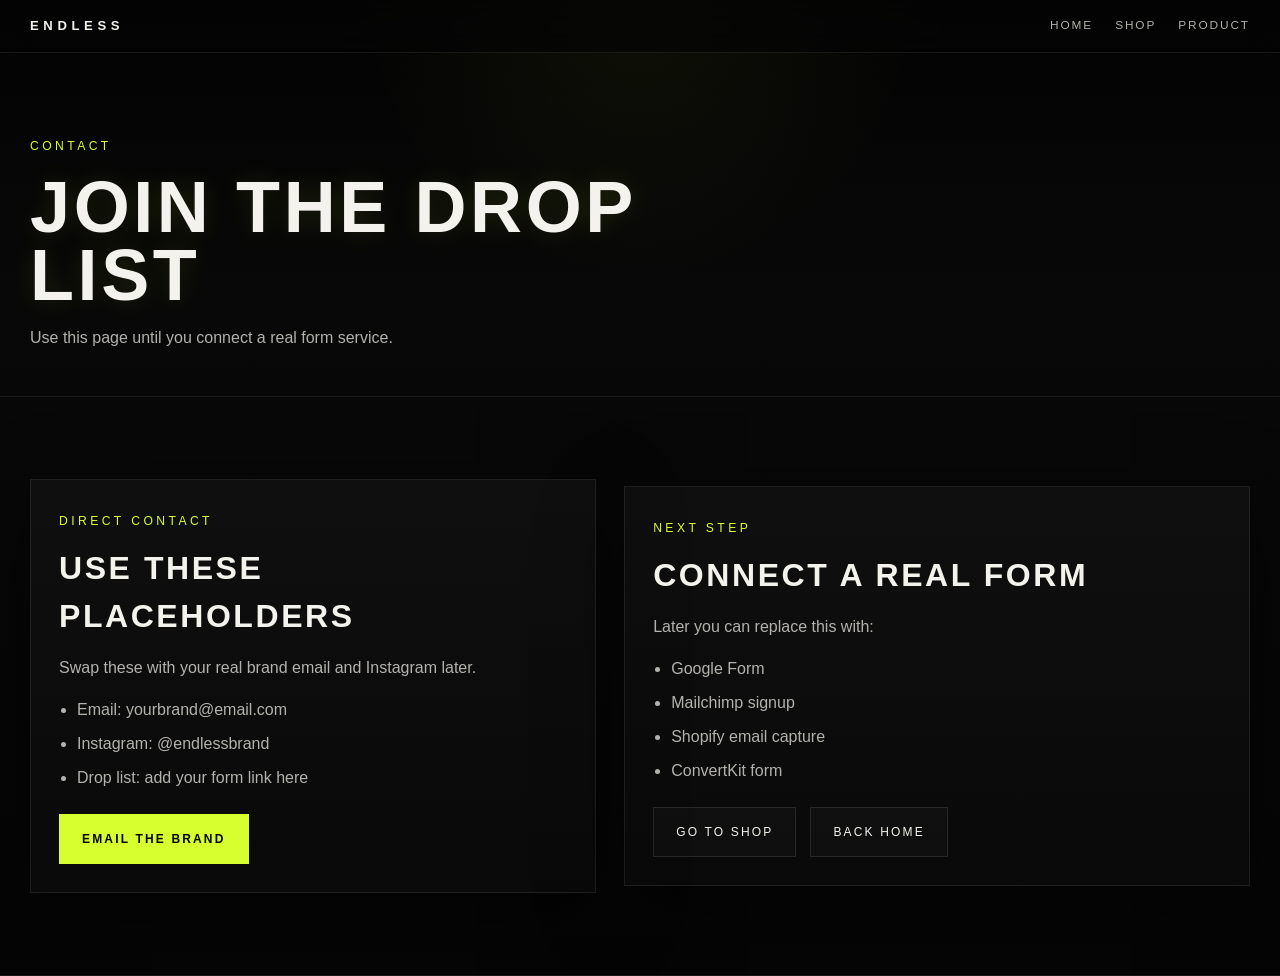
<file: contact.html>
<!DOCTYPE html>
<html lang="en">
<head>
  <meta charset="UTF-8" />
  <meta name="viewport" content="width=device-width, initial-scale=1.0" />
  <title>ENDLESS Contact</title>
  <link rel="stylesheet" href="styles.css" />
</head>
<body>
  <header class="site-header">
    <div class="container header-inner">
      <a href="index.html" class="brand">ENDLESS</a>
      <nav class="nav">
        <a href="index.html">Home</a>
        <a href="shop.html">Shop</a>
        <a href="product-v4.html">Product</a>
      </nav>
    </div>
  </header>

  <main>
    <section class="page-hero">
      <div class="container">
        <span class="eyebrow">Contact</span>
        <h1 class="page-title">Join The Drop List</h1>
        <p class="page-copy">Use this page until you connect a real form service.</p>
      </div>
    </section>

    <section>
      <div class="container">
        <div class="story">
          <div class="story-panel">
            <span class="small-label">Direct Contact</span>
            <h2 class="subhead">Use These Placeholders</h2>
            <p class="muted">Swap these with your real brand email and Instagram later.</p>
            <ul class="feature-list">
              <li>Email: yourbrand@email.com</li>
              <li>Instagram: @endlessbrand</li>
              <li>Drop list: add your form link here</li>
            </ul>
            <a class="btn btn-primary" href="mailto:yourbrand@email.com?subject=ENDLESS%20Drop%20List">Email The Brand</a>
          </div>

          <div class="story-panel">
            <span class="small-label">Next Step</span>
            <h2 class="subhead">Connect A Real Form</h2>
            <p class="muted">Later you can replace this with:
            </p>
            <ul class="feature-list">
              <li>Google Form</li>
              <li>Mailchimp signup</li>
              <li>Shopify email capture</li>
              <li>ConvertKit form</li>
            </ul>
            <div class="hero-actions">
              <a class="btn" href="shop.html">Go To Shop</a>
              <a class="btn" href="index.html">Back Home</a>
            </div>
          </div>
        </div>
      </div>
    </section>
  </main>
</body>
</html>
</file>
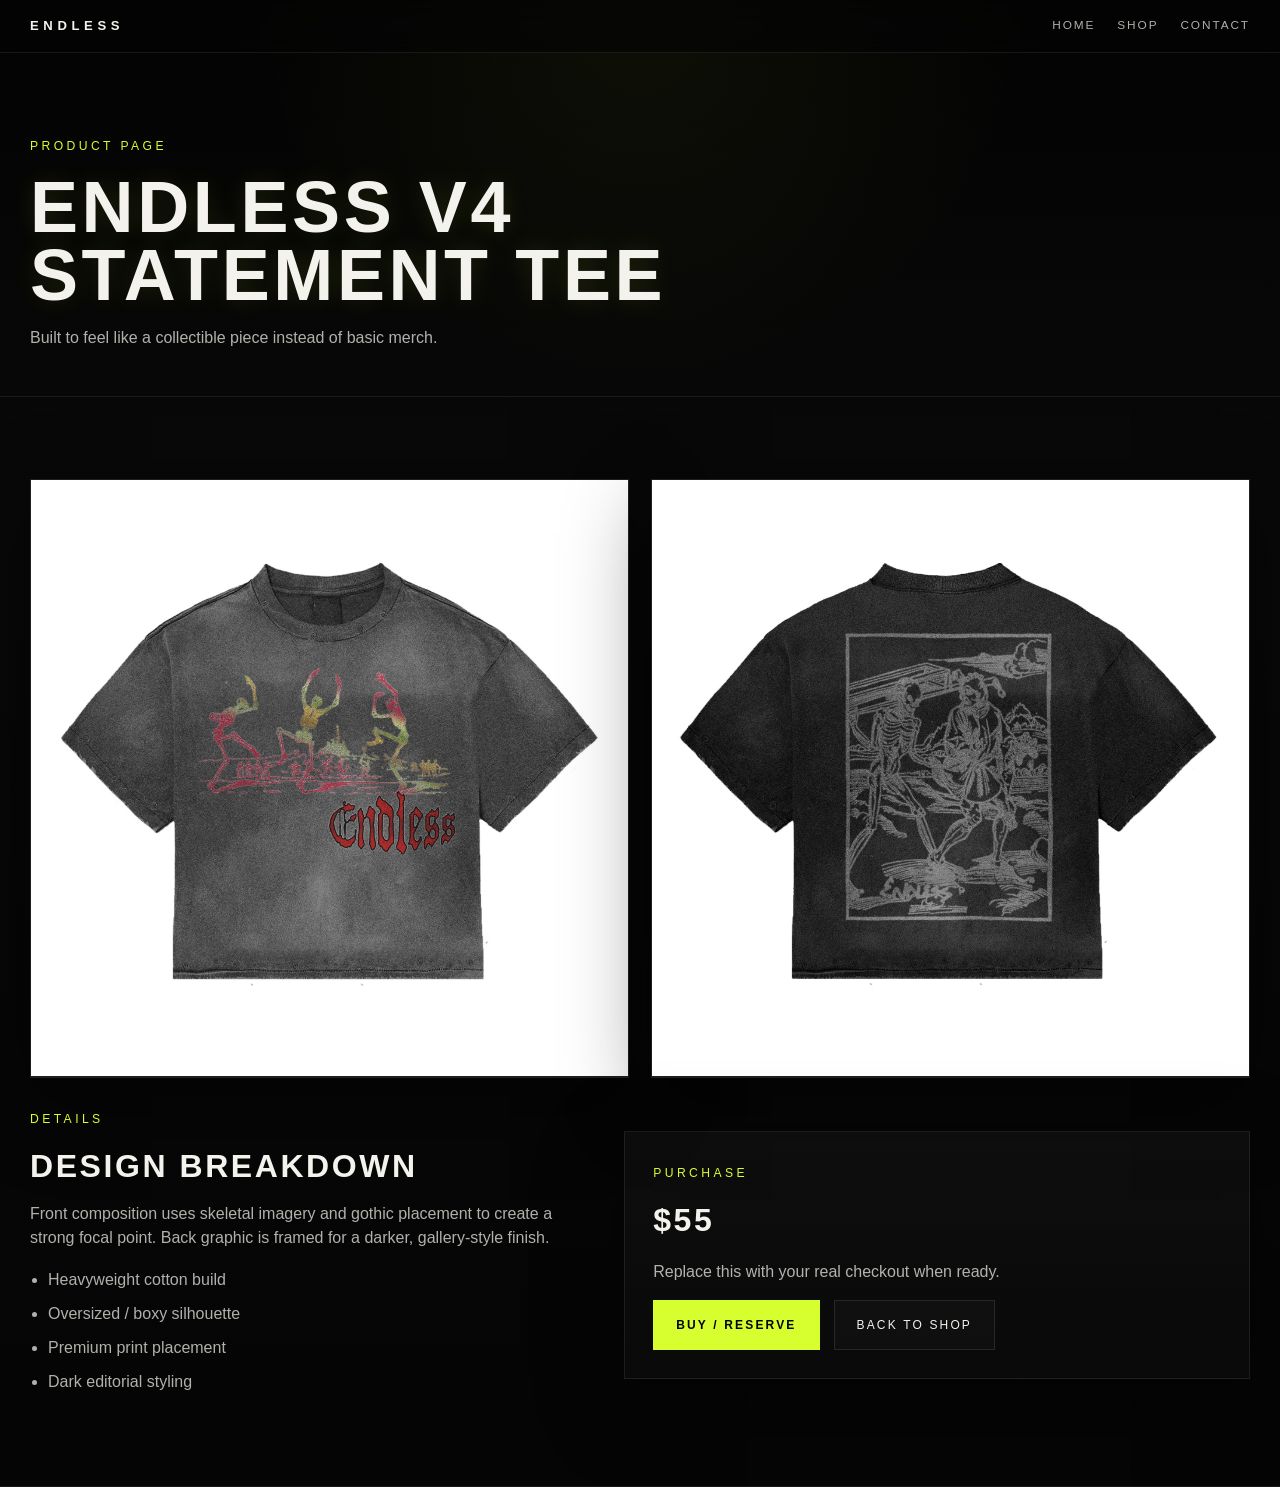
<file: product-v4.html>
<!DOCTYPE html>
<html lang="en">
<head>
  <meta charset="UTF-8" />
  <meta name="viewport" content="width=device-width, initial-scale=1.0" />
  <title>ENDLESS V4 Product</title>
  <link rel="stylesheet" href="styles.css" />
</head>
<body>
  <header class="site-header">
    <div class="container header-inner">
      <a href="index.html" class="brand">ENDLESS</a>
      <nav class="nav">
        <a href="index.html">Home</a>
        <a href="shop.html">Shop</a>
        <a href="contact.html">Contact</a>
      </nav>
    </div>
  </header>

  <main>
    <section class="page-hero">
      <div class="container">
        <span class="eyebrow">Product Page</span>
        <h1 class="page-title">ENDLESS V4 Statement Tee</h1>
        <p class="page-copy">Built to feel like a collectible piece instead of basic merch.</p>
      </div>
    </section>

    <section>
      <div class="container">
        <div class="grid-2">
          <div class="product-card">
            <div class="product-media">
              <img src="assets/v4-front.jpg" alt="V4 front" />
            </div>
          </div>
          <div class="product-card">
            <div class="product-media">
              <img src="assets/v4-back.jpg" alt="V4 back" />
            </div>
          </div>
        </div>

        <div class="story product-details">
          <div class="story-copy">
            <span class="small-label">Details</span>
            <h2 class="subhead">Design Breakdown</h2>
            <p>Front composition uses skeletal imagery and gothic placement to create a strong focal point. Back graphic is framed for a darker, gallery-style finish.</p>
            <ul class="feature-list">
              <li>Heavyweight cotton build</li>
              <li>Oversized / boxy silhouette</li>
              <li>Premium print placement</li>
              <li>Dark editorial styling</li>
            </ul>
          </div>
          <div class="story-panel">
            <span class="small-label">Purchase</span>
            <h2 class="subhead">$55</h2>
            <p class="muted">Replace this with your real checkout when ready.</p>
            <div class="hero-actions">
              <a class="btn btn-primary" href="contact.html">Buy / Reserve</a>
              <a class="btn" href="shop.html">Back To Shop</a>
            </div>
          </div>
        </div>
      </div>
    </section>
  </main>
</body>
</html>
</file>
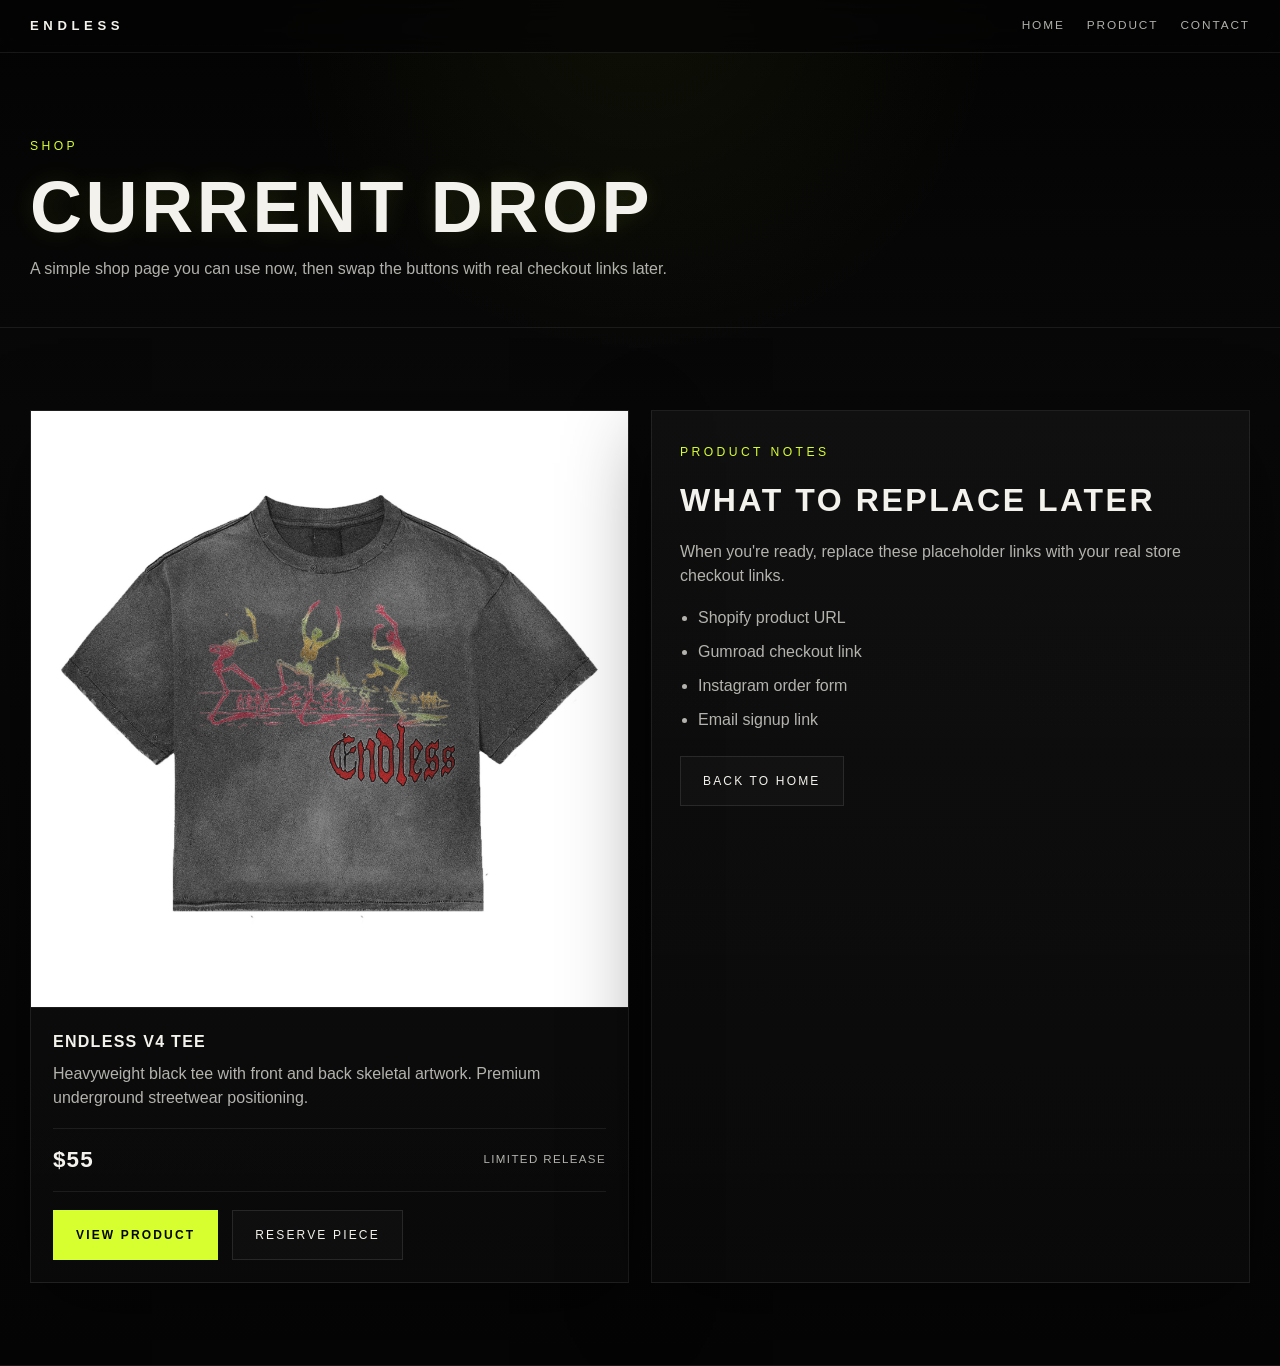
<file: shop.html>
<!DOCTYPE html>
<html lang="en">
<head>
  <meta charset="UTF-8" />
  <meta name="viewport" content="width=device-width, initial-scale=1.0" />
  <title>ENDLESS Shop</title>
  <link rel="stylesheet" href="styles.css" />
</head>
<body>
  <header class="site-header">
    <div class="container header-inner">
      <a href="index.html" class="brand">ENDLESS</a>
      <nav class="nav">
        <a href="index.html">Home</a>
        <a href="product-v4.html">Product</a>
        <a href="contact.html">Contact</a>
      </nav>
    </div>
  </header>

  <main>
    <section class="page-hero">
      <div class="container">
        <span class="eyebrow">Shop</span>
        <h1 class="page-title">Current Drop</h1>
        <p class="page-copy">A simple shop page you can use now, then swap the buttons with real checkout links later.</p>
      </div>
    </section>

    <section>
      <div class="container">
        <div class="grid-2">
          <article class="product-card">
            <div class="product-media">
              <img src="assets/v4-front.jpg" alt="ENDLESS V4 front" />
            </div>
            <div class="product-body">
              <h3>ENDLESS V4 Tee</h3>
              <p>Heavyweight black tee with front and back skeletal artwork. Premium underground streetwear positioning.</p>
              <div class="price-row">
                <strong>$55</strong>
                <span>Limited release</span>
              </div>
              <div class="hero-actions">
                <a class="btn btn-primary" href="product-v4.html">View Product</a>
                <a class="btn" href="contact.html">Reserve Piece</a>
              </div>
            </div>
          </article>

          <article class="story-panel">
            <span class="small-label">Product Notes</span>
            <h2 class="subhead">What to replace later</h2>
            <p class="muted">When you're ready, replace these placeholder links with your real store checkout links.</p>
            <ul class="feature-list">
              <li>Shopify product URL</li>
              <li>Gumroad checkout link</li>
              <li>Instagram order form</li>
              <li>Email signup link</li>
            </ul>
            <a class="btn" href="index.html">Back To Home</a>
          </article>
        </div>
      </div>
    </section>
  </main>
</body>
</html>
</file>
<file: styles.css>
:root {
  --bg: #050505;
  --bg-soft: #0b0b0b;
  --panel: rgba(255,255,255,.04);
  --panel-2: rgba(255,255,255,.02);
  --text: #f4f2ec;
  --muted: rgba(244,242,236,.72);
  --line: rgba(255,255,255,.08);
  --accent: #d7ff2f;
  --accent-soft: rgba(215,255,47,.18);
  --max: 1220px;
  --shadow: 0 25px 80px rgba(0,0,0,.45);
}

* { box-sizing: border-box; }

html { scroll-behavior: smooth; }

body {
  margin: 0;
  background:
    radial-gradient(circle at top, rgba(215,255,47,.05), transparent 24%),
    linear-gradient(180deg, #030303, #080808 30%, #050505 100%);
  color: var(--text);
  font-family: Inter, Arial, Helvetica, sans-serif;
  line-height: 1.5;
}

img { max-width: 100%; display: block; }
a { color: inherit; text-decoration: none; }

.container {
  width: min(calc(100% - 32px), var(--max));
  margin: 0 auto;
}

.site-header {
  position: sticky;
  top: 0;
  z-index: 50;
  backdrop-filter: blur(12px);
  background: rgba(5,5,5,.72);
  border-bottom: 1px solid var(--line);
}

.header-inner {
  display: flex;
  align-items: center;
  justify-content: space-between;
  gap: 18px;
  padding: 16px 0;
}

.brand {
  font-weight: 800;
  letter-spacing: .35em;
  text-transform: uppercase;
  font-size: .82rem;
}

.nav {
  display: flex;
  gap: 22px;
  flex-wrap: wrap;
  align-items: center;
}

.nav a {
  color: var(--muted);
  text-transform: uppercase;
  letter-spacing: .16em;
  font-size: .74rem;
}

.nav a:hover { color: var(--accent); }

.btn {
  display: inline-flex;
  align-items: center;
  justify-content: center;
  gap: 10px;
  min-height: 50px;
  padding: 0 22px;
  border: 1px solid rgba(255,255,255,.1);
  background: rgba(255,255,255,.02);
  color: var(--text);
  text-transform: uppercase;
  letter-spacing: .18em;
  font-size: .75rem;
  transition: .22s ease;
  cursor: pointer;
}

.btn:hover {
  transform: translateY(-2px);
  border-color: rgba(215,255,47,.38);
  box-shadow: 0 0 24px rgba(215,255,47,.12);
}

.btn-primary {
  background: var(--accent);
  border-color: var(--accent);
  color: #050505;
  font-weight: 700;
}

.hero {
  position: relative;
  min-height: 92vh;
  overflow: hidden;
  border-bottom: 1px solid var(--line);
}

.hero-media {
  position: absolute;
  inset: 0;
  background:
    linear-gradient(180deg, rgba(0,0,0,.12), rgba(0,0,0,.55) 50%, rgba(0,0,0,.82) 100%),
    url('assets/hero-banner.png') center center / cover no-repeat;
  transform: scale(1.02);
}

.hero-noise {
  position: absolute;
  inset: 0;
  background-image:
    radial-gradient(circle at 20% 20%, rgba(255,255,255,.10) 0 1px, transparent 1px),
    radial-gradient(circle at 70% 40%, rgba(255,255,255,.07) 0 1px, transparent 1px),
    radial-gradient(circle at 30% 78%, rgba(255,255,255,.05) 0 1px, transparent 1px);
  background-size: 180px 180px, 240px 240px, 300px 300px;
  opacity: .15;
  mix-blend-mode: screen;
  pointer-events: none;
}

.hero-inner {
  position: relative;
  z-index: 1;
  min-height: 92vh;
  display: grid;
  grid-template-columns: 1.15fr .85fr;
  align-items: end;
  gap: 28px;
  padding: 64px 0 48px;
}

.eyebrow,
.small-label {
  display: inline-block;
  color: var(--accent);
  letter-spacing: .28em;
  text-transform: uppercase;
  font-size: .76rem;
}

.eyebrow { margin-bottom: 18px; }
.small-label { margin-bottom: 14px; }

h1 {
  margin: 0 0 18px;
  font-size: clamp(3.4rem, 10vw, 7.2rem);
  line-height: .9;
  letter-spacing: .04em;
  text-transform: uppercase;
  max-width: 720px;
  text-shadow: 0 0 24px rgba(215,255,47,.12);
}

.hero p {
  max-width: 620px;
  color: var(--muted);
  font-size: clamp(1rem, 1.4vw, 1.08rem);
  margin: 0 0 28px;
}

.hero-actions {
  display: flex;
  gap: 14px;
  flex-wrap: wrap;
}
.hero-actions.center { justify-content: center; }

.hero-card {
  justify-self: end;
  width: min(100%, 390px);
  background: linear-gradient(180deg, rgba(0,0,0,.48), rgba(0,0,0,.72));
  border: 1px solid var(--line);
  padding: 24px;
  box-shadow: var(--shadow);
  backdrop-filter: blur(12px);
}

.hero-card h2 {
  margin: 0 0 10px;
  text-transform: uppercase;
  letter-spacing: .08em;
  font-size: 1.15rem;
}

.hero-card p { margin: 0; color: var(--muted); font-size: .96rem; }

section {
  padding: 82px 0;
  border-bottom: 1px solid var(--line);
}

.section-head {
  display: grid;
  grid-template-columns: 1fr auto;
  gap: 18px;
  align-items: end;
  margin-bottom: 28px;
}

.section-head.compact {
  grid-template-columns: 1fr;
  margin-bottom: 10px;
}

.section-head h2 {
  margin: 0 0 8px;
  font-size: clamp(1.8rem, 4vw, 3rem);
  text-transform: uppercase;
  letter-spacing: .08em;
}

.section-head p {
  margin: 0;
  color: var(--muted);
  max-width: 680px;
}

.grid-2 {
  display: grid;
  grid-template-columns: 1fr 1fr;
  gap: 22px;
}

.product-card {
  background: linear-gradient(180deg, rgba(255,255,255,.03), rgba(255,255,255,.015));
  border: 1px solid var(--line);
  overflow: hidden;
  box-shadow: var(--shadow);
}

.product-media {
  background: #090909;
  aspect-ratio: 1 / 1;
  overflow: hidden;
  border-bottom: 1px solid var(--line);
}

.product-media img {
  width: 100%;
  height: 100%;
  object-fit: cover;
  transition: transform .4s ease;
}

.product-card:hover .product-media img {
  transform: scale(1.03);
}

.product-body { padding: 22px; }

.product-body h3 {
  margin: 0 0 8px;
  text-transform: uppercase;
  letter-spacing: .08em;
  font-size: 1rem;
}

.product-body p {
  margin: 0 0 18px;
  color: var(--muted);
}

.info-grid {
  display: grid;
  grid-template-columns: repeat(4, 1fr);
  gap: 16px;
  margin-top: 26px;
}

.info-box {
  padding: 18px;
  border: 1px solid var(--line);
  background: var(--panel-2);
}

.info-box span {
  display: block;
  color: rgba(244,242,236,.55);
  text-transform: uppercase;
  letter-spacing: .18em;
  font-size: .68rem;
  margin-bottom: 8px;
}

.info-box strong {
  text-transform: uppercase;
  letter-spacing: .08em;
  font-size: .95rem;
}

.story {
  display: grid;
  grid-template-columns: .95fr 1.05fr;
  gap: 28px;
  align-items: center;
}

.story-panel {
  border: 1px solid var(--line);
  background: linear-gradient(180deg, rgba(255,255,255,.03), rgba(255,255,255,.015));
  padding: 28px;
  box-shadow: var(--shadow);
}

.story-copy p {
  color: var(--muted);
  margin: 0 0 16px;
}

.story-copy ul {
  margin: 18px 0 0;
  padding-left: 18px;
  color: var(--muted);
}

.story-copy li { margin-bottom: 10px; }

.gallery {
  display: grid;
  grid-template-columns: 1.2fr .8fr;
  gap: 22px;
}

.gallery-main, .gallery-stack {
  display: grid;
  gap: 22px;
}

.gallery-tile {
  position: relative;
  overflow: hidden;
  border: 1px solid var(--line);
  background: #080808;
  box-shadow: var(--shadow);
}

.gallery-tile img {
  width: 100%;
  height: 100%;
  object-fit: cover;
}

.gallery-main .gallery-tile { min-height: 620px; }
.gallery-stack .gallery-tile { min-height: 299px; }

.tile-tag {
  position: absolute;
  left: 16px;
  bottom: 16px;
  display: inline-block;
  padding: 10px 12px;
  background: rgba(0,0,0,.58);
  border: 1px solid rgba(255,255,255,.08);
  text-transform: uppercase;
  letter-spacing: .18em;
  font-size: .68rem;
}

.cta {
  text-align: center;
  padding: 96px 0;
}

.cta-panel {
  border: 1px solid var(--line);
  background:
    linear-gradient(180deg, rgba(255,255,255,.035), rgba(255,255,255,.015)),
    radial-gradient(circle at top, rgba(215,255,47,.08), transparent 48%);
  padding: 40px 24px;
  box-shadow: var(--shadow);
}

.cta h2 {
  margin: 0 0 12px;
  text-transform: uppercase;
  letter-spacing: .08em;
  font-size: clamp(1.8rem, 4vw, 3.2rem);
}

.cta p {
  max-width: 700px;
  margin: 0 auto 24px;
  color: var(--muted);
}

footer { padding: 28px 0 40px; }

.footer-inner {
  display: flex;
  justify-content: space-between;
  gap: 18px;
  flex-wrap: wrap;
  color: rgba(244,242,236,.55);
  text-transform: uppercase;
  letter-spacing: .15em;
  font-size: .68rem;
}

@media (max-width: 980px) {
  .hero-inner,
  .grid-2,
  .story,
  .gallery {
    grid-template-columns: 1fr;
  }

  .hero {
    min-height: auto;
  }

  .hero-inner {
    min-height: auto;
    padding-top: 110px;
  }

  .hero-card {
    justify-self: stretch;
    width: 100%;
  }

  .info-grid {
    grid-template-columns: 1fr 1fr;
  }

  .gallery-main .gallery-tile,
  .gallery-stack .gallery-tile {
    min-height: 420px;
  }
}

@media (max-width: 640px) {
  .nav { display: none; }

  .container {
    width: min(calc(100% - 22px), var(--max));
  }

  section { padding: 62px 0; }

  .info-grid,
  .section-head {
    grid-template-columns: 1fr;
  }

  .hero-actions {
    flex-direction: column;
  }

  .btn {
    width: 100%;
  }
}


.page-hero {
  padding: 80px 0 30px;
  border-bottom: 1px solid var(--line);
}

.page-title {
  margin: 0 0 14px;
  font-size: clamp(2.2rem, 6vw, 4.5rem);
  line-height: .95;
  letter-spacing: .05em;
  text-transform: uppercase;
}

.page-copy,
.muted {
  color: var(--muted);
}

.subhead {
  margin: 0 0 12px;
  text-transform: uppercase;
  letter-spacing: .08em;
  font-size: clamp(1.2rem, 3vw, 2rem);
}

.price-row {
  display: flex;
  align-items: center;
  justify-content: space-between;
  gap: 12px;
  margin: 0 0 18px;
  padding: 14px 0;
  border-top: 1px solid var(--line);
  border-bottom: 1px solid var(--line);
}

.price-row strong {
  font-size: 1.4rem;
  letter-spacing: .05em;
}

.price-row span {
  color: var(--muted);
  text-transform: uppercase;
  letter-spacing: .12em;
  font-size: .72rem;
}

.feature-list {
  margin: 18px 0 24px;
  padding-left: 18px;
  color: var(--muted);
}

.feature-list li {
  margin-bottom: 10px;
}

.product-details {
  margin-top: 28px;
}
</file>
